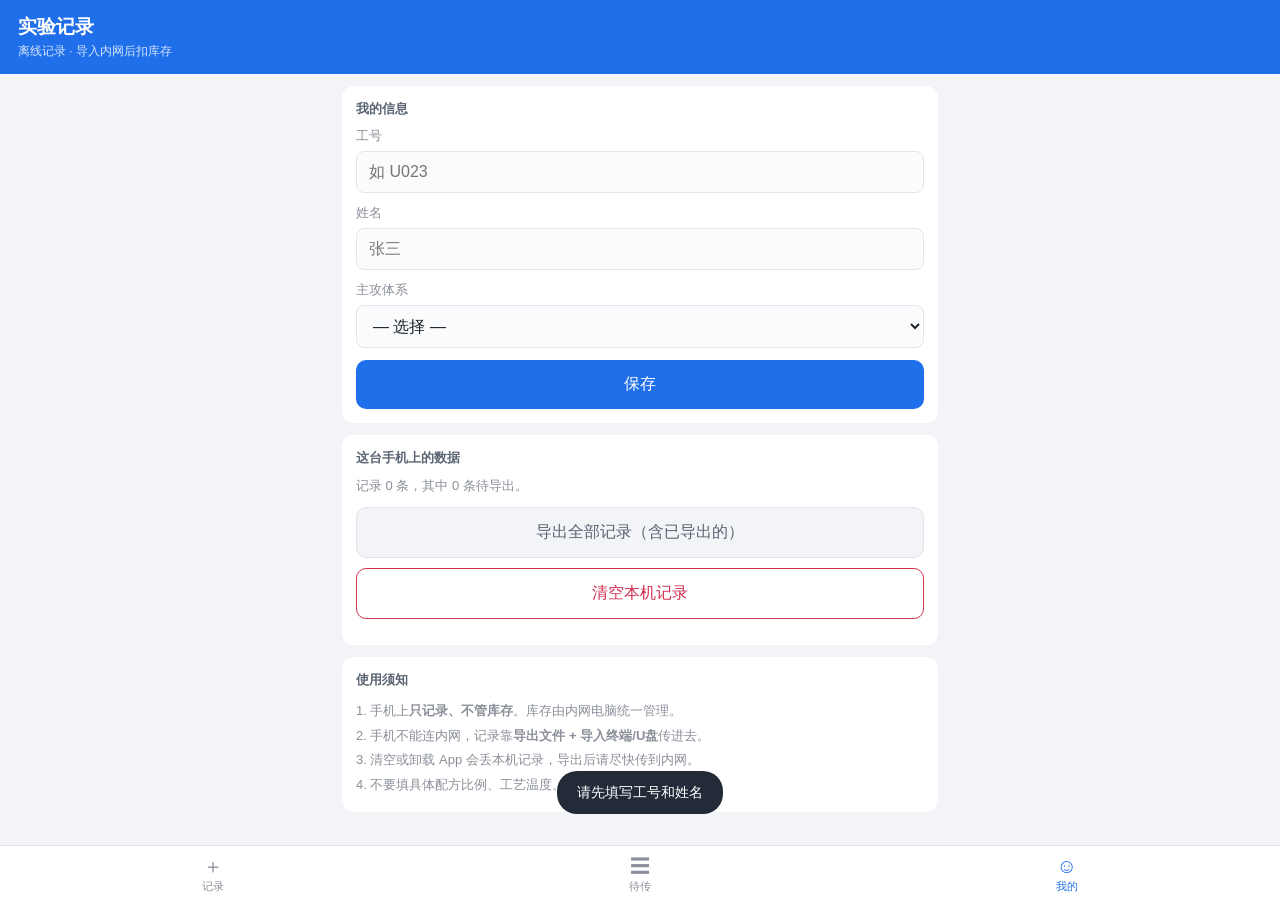
<file: scripts/www/实验记录本.html>
<!DOCTYPE html>
<html lang="zh-CN">
<head>
  <meta charset="utf-8" />
  <meta name="viewport" content="width=device-width, initial-scale=1, maximum-scale=1, user-scalable=no" />
  <meta name="theme-color" content="#1f6feb" />
  <meta name="apple-mobile-web-app-capable" content="yes" />
  <title>实验记录</title>
  <style>
/* ===== 手机端样式：大按钮、大字号、单手可点 ===== */

* { box-sizing: border-box; -webkit-tap-highlight-color: transparent; }

:root {
  --bg: #f2f4f7;
  --panel: #fff;
  --ink: #1f2329;
  --ink2: #5a6472;
  --ink3: #8a8f99;
  --line: #e2e5ea;
  --blue: #1f6feb;
  --green: #0f9d58;
  --red: #d03050;
  --amber: #d97706;
}

html, body {
  margin: 0;
  padding: 0;
  height: 100%;
  background: var(--bg);
  color: var(--ink);
  font-family: -apple-system, "PingFang SC", "Microsoft YaHei", sans-serif;
  font-size: 16px;
  overflow: hidden;
}

button, input, select, textarea { font-family: inherit; font-size: 16px; color: inherit; }

#app {
  display: flex;
  flex-direction: column;
  height: 100%;
}

/* ===== 顶部 ===== */
.top {
  flex-shrink: 0;
  background: var(--blue);
  color: #fff;
  padding: 14px 18px calc(14px + env(safe-area-inset-top, 0px) * 0);
  padding-top: calc(14px + env(safe-area-inset-top, 0px));
}
.top-title { font-size: 19px; font-weight: 600; }
.top-sub { font-size: 12px; opacity: .82; margin-top: 3px; }

/* ===== 内容区 ===== */
.content {
  flex: 1;
  overflow-y: auto;
  -webkit-overflow-scrolling: touch;
  padding: 12px 12px 20px;
}

.pane { display: none; }
.pane.on { display: block; }

/* ===== 底部 Tab ===== */
.tabs {
  flex-shrink: 0;
  display: flex;
  background: #fff;
  border-top: 1px solid var(--line);
  padding-bottom: env(safe-area-inset-bottom, 0px);
}
.tab {
  flex: 1;
  text-align: center;
  padding: 8px 0 6px;
  color: var(--ink3);
  cursor: pointer;
  user-select: none;
}
.tab.on { color: var(--blue); }
.tab .ico { font-size: 20px; line-height: 1.2; }
.tab .lbl { font-size: 11px; margin-top: 1px; }

/* ===== 卡片 section ===== */
.sec {
  background: var(--panel);
  border-radius: 12px;
  padding: 14px;
  margin-bottom: 12px;
}
.sec-title {
  font-size: 13px;
  font-weight: 600;
  color: var(--ink2);
  margin-bottom: 10px;
}

/* ===== 表单 ===== */
.fld { display: block; margin-bottom: 12px; }
.fld > span {
  display: block;
  font-size: 12.5px;
  color: var(--ink3);
  margin-bottom: 6px;
}
input[type=text], input[type=date], input[type=number], select, textarea {
  width: 100%;
  padding: 11px 12px;
  border: 1px solid var(--line);
  border-radius: 8px;
  background: #fafbfc;
  outline: none;
  font-size: 16px; /* 16px 防止 iOS 自动放大 */
}
input:focus, select:focus, textarea:focus {
  border-color: var(--blue);
  background: #fff;
}
textarea { resize: vertical; line-height: 1.5; }

.grid2 { display: grid; grid-template-columns: 1fr 1fr; gap: 0 10px; }

/* ===== 模板 ===== */
.tpls { display: flex; flex-wrap: wrap; gap: 8px; }
.tpl {
  flex: 1 1 calc(50% - 8px);
  border: 1px solid var(--line);
  border-radius: 8px;
  padding: 10px;
  background: #fafbfc;
  cursor: pointer;
  min-width: 140px;
}
.tpl:active { background: #eef4ff; border-color: var(--blue); }
.tpl-n { font-size: 14px; font-weight: 600; }
.tpl-m { font-size: 12px; color: var(--ink3); margin-top: 3px; }

/* ===== 物料行 ===== */
.mat-row {
  border: 1px solid var(--line);
  border-radius: 10px;
  padding: 10px;
  margin-bottom: 10px;
  background: #fafbfc;
}
.mat-head {
  display: flex;
  align-items: center;
  justify-content: space-between;
  margin-bottom: 8px;
}
.mat-head .role {
  font-size: 12px;
  background: #e8f0fe;
  color: var(--blue);
  padding: 3px 9px;
  border-radius: 5px;
}
.mat-head .del {
  border: none;
  background: transparent;
  color: var(--red);
  font-size: 20px;
  line-height: 1;
  padding: 0 4px;
}
.mat-body {
  display: grid;
  grid-template-columns: 1fr 92px 34px;
  gap: 6px;
  align-items: center;
}
.mat-body .unit { font-size: 13px; color: var(--ink3); text-align: center; }

/* ===== 按钮 ===== */
.btn {
  width: 100%;
  background: var(--blue);
  color: #fff;
  border: none;
  border-radius: 10px;
  padding: 14px;
  font-size: 16px;
  font-weight: 500;
  cursor: pointer;
}
.btn:active { opacity: .85; }
.btn:disabled { background: #c5cbd4; }
.btn.big { padding: 16px; font-size: 17px; font-weight: 600; }
.btn.ghost { background: #fff; color: var(--blue); border: 1px solid var(--blue); }
.btn.gray { background: #f2f4f7; color: var(--ink2); border: 1px solid var(--line); }
.btn.danger { background: #fff; color: var(--red); border: 1px solid var(--red); }
.btn.sm { padding: 8px 14px; font-size: 14px; width: auto; border-radius: 7px; }

.actions { display: flex; flex-direction: column; gap: 10px; margin-bottom: 12px; }
.actions .btn.gray { width: 100%; }

/* ===== 记录卡 ===== */
.rec {
  border-bottom: 1px solid var(--line);
  padding: 12px 0;
}
.rec:last-child { border-bottom: none; }
.rec-head { display: flex; justify-content: space-between; font-size: 13px; }
.rec-sys { color: var(--blue); font-weight: 600; }
.rec-date { color: var(--ink3); }
.rec-t { font-size: 15px; margin: 5px 0 4px; }
.rec-m { font-size: 12.5px; color: var(--ink3); display: flex; align-items: center; gap: 6px; }
.rec-ops { display: flex; gap: 8px; margin-top: 9px; }

.tag {
  display: inline-block;
  padding: 2px 7px;
  border-radius: 4px;
  font-size: 11.5px;
  background: #eef2f7;
  color: var(--ink2);
}
.tag.ok { background: #e6f7ee; color: var(--green); }
.tag.warn { background: #fff4e5; color: var(--amber); }
.tag.bad { background: #fdecef; color: var(--red); }

.muted { color: var(--ink3); }
.small { font-size: 13px; }
.mono { font-family: Consolas, monospace; }

/* ===== 复制兜底层 ===== */
.fallback {
  position: fixed;
  inset: 0;
  background: rgba(20,26,35,.5);
  display: none;
  align-items: center;
  justify-content: center;
  padding: 16px;
  z-index: 100;
}
.fallback.show { display: flex; }
.fb-box {
  background: #fff;
  border-radius: 12px;
  padding: 16px;
  width: 100%;
  max-height: 88vh;
  display: flex;
  flex-direction: column;
}
.fb-title { font-size: 16px; font-weight: 600; margin-bottom: 6px; }
.fb-name { font-size: 12px; color: var(--ink3); margin-bottom: 10px; word-break: break-all; }
.fb-box textarea {
  flex: 1;
  min-height: 200px;
  font-family: Consolas, monospace;
  font-size: 12px;
  margin-bottom: 12px;
}

/* ===== Toast ===== */
#toast {
  position: fixed;
  left: 50%;
  bottom: 86px;
  transform: translateX(-50%) translateY(12px);
  background: #232b38;
  color: #fff;
  padding: 11px 20px;
  border-radius: 20px;
  font-size: 14px;
  opacity: 0;
  pointer-events: none;
  transition: .2s;
  z-index: 200;
  max-width: 86%;
  text-align: center;
  line-height: 1.5;
}
#toast.show { opacity: 1; transform: translateX(-50%) translateY(0); }
#toast.err { background: var(--red); }
#toast.ok { background: var(--green); }

/* ===== 大屏（平板）微调 ===== */
@media (min-width: 600px) {
  .content { max-width: 620px; margin: 0 auto; width: 100%; }
  .tpls .tpl { flex-basis: calc(33.33% - 8px); }
}

</style>
  <!-- 单文件版，构建于 2026-10-17 05:07:53 -->
</head>
<body>

<div id="app">

  <!-- ===== 顶部 ===== -->
  <header class="top">
    <div class="top-title">实验记录</div>
    <div class="top-sub" id="topSub">离线记录 · 导入内网后扣库存</div>
  </header>

  <!-- ===== 内容区 ===== -->
  <main class="content">

    <section class="pane on" id="pane-new"></section>
    <section class="pane" id="pane-list"></section>
    <section class="pane" id="pane-me"></section>

  </main>

  <!-- ===== 底部导航 ===== -->
  <nav class="tabs">
    <div class="tab on" data-tab="new">
      <div class="ico">＋</div>
      <div class="lbl">记录</div>
    </div>
    <div class="tab" data-tab="list">
      <div class="ico">☰</div>
      <div class="lbl">待传</div>
    </div>
    <div class="tab" data-tab="me">
      <div class="ico">☺</div>
      <div class="lbl">我的</div>
    </div>
  </nav>

</div>

<!-- ===== 复制兜底层 ===== -->
<div class="fallback" id="fallback">
  <div class="fb-box">
    <div class="fb-title">请复制下面内容</div>
    <div class="fb-name" id="fallbackName"></div>
    <textarea id="fallbackText" readonly></textarea>
    <button class="btn" id="fallbackClose">关闭</button>
  </div>
</div>

<div id="toast"></div>

<script>
/**
 * 体系化预设数据：电池体系、物料库、常用实验模板。
 *
 * 为什么单独一个文件：这部分是"领域知识"，需要化学工程师持续补充和维护，
 * 和程序逻辑分开，改这里不会碰坏功能。
 *
 * ⚠️ 关于完整度（请务必读）
 * 下面是按行业内通用做法整理的基线清单，覆盖各体系最常见的主材、辅材、装配件与工序。
 * 它不可能等于你们实验室的真实清单——每个课题组的路线、供应商、命名习惯都不同。
 * 标了 needsReview: true 的条目，建议你逐条过一遍：
 *   · 名字对不对（用你们内部叫法）
 *   · 有没有你们常用但这里没列到的料
 *   · 有没有这里列了但你们根本不用的（删掉）
 * 骨架已经搭好，你们只需要删改，不需要从零建。
 *
 * 数据结构：
 *   System.materials[]  —— { role, alias, unit, needsReview? }
 *   System.templates[]  —— { id, name, type, steps, resultTag, roles, notes, needsReview? }
 *
 * role 取值见 ROLES。
 */

/* ===================== 用途分类（物料角色） ===================== */
const ROLES = [
  { id: 'pos',  name: '正极材料' },
  { id: 'neg',  name: '负极材料' },
  { id: 'ele',  name: '电解液' },
  { id: 'sep',  name: '隔膜' },
  { id: 'cond', name: '导电剂' },
  { id: 'bind', name: '粘结剂' },
  { id: 'cf',   name: '集流体' },
  { id: 'add',  name: '添加剂' },
  { id: 'ss',   name: '固态电解质' },
  { id: 'cat',  name: '催化剂' },
  { id: 'mem',  name: '膜材料' },
  { id: 'li',   name: '锂源/锂片' },
  { id: 'na',   name: '钠源/钠片' },
  { id: 'gas',  name: '气体' },
  { id: 'case', name: '壳体/配件' },
  { id: 'sol',  name: '溶剂' },
  { id: 'pre',  name: '前驱体/原料' },
  { id: 'oth',  name: '其他' }
];

const ROLE_NAME = {};
ROLES.forEach((r) => { ROLE_NAME[r.id] = r.name; });

/* ===================== 电池体系 ===================== */

const SYSTEMS = [
  /* ============================================================
   * 锂电 · 高温
   * ============================================================ */
  {
    id: 'LI-HT',
    code: 'LI-HT',
    name: '锂电·高温',
    desc: '高温循环/存储，通常 45℃ 以上工况',
    materials: [
      { role: 'pos',  alias: '高温型正极材料A',    unit: 'g' },
      { role: 'pos',  alias: '高温型正极材料B',    unit: 'g' },
      { role: 'pos',  alias: '高温型正极材料C',    unit: 'g', needsReview: true },
      { role: 'neg',  alias: '人造石墨',           unit: 'g' },
      { role: 'neg',  alias: '天然石墨',           unit: 'g' },
      { role: 'neg',  alias: '硅碳负极',           unit: 'g' },
      { role: 'ele',  alias: '高温电解液1',        unit: 'mL' },
      { role: 'ele',  alias: '高温电解液2',        unit: 'mL' },
      { role: 'ele',  alias: '高温电解液3',        unit: 'mL', needsReview: true },
      { role: 'sep',  alias: '耐高温隔膜',         unit: '张' },
      { role: 'sep',  alias: '陶瓷涂覆隔膜',       unit: '张' },
      { role: 'cond', alias: '导电炭黑',           unit: 'g' },
      { role: 'cond', alias: '碳纳米管',           unit: 'g' },
      { role: 'bind', alias: 'PVDF粘结剂',         unit: 'g' },
      { role: 'bind', alias: 'CMC粘结剂',          unit: 'g' },
      { role: 'bind', alias: 'SBR粘结剂',          unit: 'g' },
      { role: 'cf',   alias: '铝箔',               unit: '张' },
      { role: 'cf',   alias: '铜箔',               unit: '张' },
      { role: 'cf',   alias: '镍极耳',             unit: '个' },
      { role: 'cf',   alias: '铝极耳',             unit: '个' },
      { role: 'add',  alias: '高温添加剂1',        unit: 'mL' },
      { role: 'add',  alias: '成膜添加剂',         unit: 'mL' },
      { role: 'sol',  alias: 'NMP溶剂',            unit: 'mL' },
      { role: 'case', alias: '扣式电池壳',         unit: '套' },
      { role: 'case', alias: '铝塑膜',             unit: '张' }
    ],
    templates: [
      {
        id: 'LI-HT-T1', name: '高温循环验证', type: '测试',
        steps: '极片制备 → 组装扣电 → 静置 → 高温柜循环测试 → 定期取数',
        resultTag: '待测',
        roles: ['pos', 'neg', 'ele', 'sep', 'cond', 'bind', 'cf', 'case'],
        notes: '关注高温下的容量保持与产气趋势'
      },
      {
        id: 'LI-HT-T2', name: '高温存储验证', type: '测试',
        steps: '化成 → 满电存储（高温）→ 定期测容与厚度 → 恢复测试',
        resultTag: '待测',
        roles: ['pos', 'neg', 'ele', 'sep', 'case'],
        notes: '存储后测厚度变化与容量恢复率'
      },
      {
        id: 'LI-HT-T3', name: '电解液配方对照', type: '对照',
        steps: '同批极片 → 两组电解液分别组装 → 同条件高温测试',
        resultTag: '待测',
        roles: ['pos', 'neg', 'ele', 'sep', 'case'],
        notes: '只记组别与结论，配比留本地台账'
      },
      {
        id: 'LI-HT-T4', name: '正极材料高温对比', type: '对照',
        steps: '多种正极同工艺制片 → 同条件组装 → 高温循环对比',
        resultTag: '待测',
        roles: ['pos', 'neg', 'ele', 'sep', 'cond', 'bind', 'cf'],
        notes: ''
      },
      {
        id: 'LI-HT-T5', name: '高温添加剂筛选', type: '对照',
        steps: '基础电解液 + 不同添加剂 → 分别组装 → 高温存储后对比',
        resultTag: '待测',
        roles: ['pos', 'neg', 'ele', 'add', 'sep', 'case'],
        notes: ''
      },
      {
        id: 'LI-HT-T6', name: '极片工艺验证', type: '验证',
        steps: '同配方不同工艺档位制片 → 同条件组装 → 高温测试',
        resultTag: '待测',
        roles: ['pos', 'neg', 'cond', 'bind', 'cf', 'ele', 'sep'],
        notes: '工艺差异用档位表示，不写具体参数'
      },
      {
        id: 'LI-HT-T7', name: '隔膜耐高温对比', type: '对照',
        steps: '同批极片 → 不同隔膜组装 → 高温循环 + 热收缩观察',
        resultTag: '待测',
        roles: ['pos', 'neg', 'ele', 'sep', 'case'],
        notes: ''
      },
      {
        id: 'LI-HT-T8', name: '失效电池拆解分析', type: '表征',
        steps: '拆解 → 观察界面 → 取样送表征 → 记录现象',
        resultTag: '异常',
        roles: ['case'],
        notes: '只描述现象与结论，不写具体成分数据'
      }
    ]
  },

  /* ============================================================
   * 锂电 · 低温
   * ============================================================ */
  {
    id: 'LI-LT',
    code: 'LI-LT',
    name: '锂电·低温',
    desc: '低温放电/充电，通常 -20℃ 以下工况',
    materials: [
      { role: 'pos',  alias: '低温型正极材料A',    unit: 'g' },
      { role: 'pos',  alias: '低温型正极材料B',    unit: 'g' },
      { role: 'pos',  alias: '低温型正极材料C',    unit: 'g', needsReview: true },
      { role: 'neg',  alias: '低温负极材料A',      unit: 'g' },
      { role: 'neg',  alias: '低温负极材料B',      unit: 'g', needsReview: true },
      { role: 'neg',  alias: '硬碳负极',           unit: 'g' },
      { role: 'ele',  alias: '低温电解液1',        unit: 'mL' },
      { role: 'ele',  alias: '低温电解液2',        unit: 'mL' },
      { role: 'ele',  alias: '低温电解液3',        unit: 'mL', needsReview: true },
      { role: 'sep',  alias: '薄型隔膜',           unit: '张' },
      { role: 'sep',  alias: '陶瓷涂覆隔膜',       unit: '张' },
      { role: 'cond', alias: '导电炭黑',           unit: 'g' },
      { role: 'cond', alias: '碳纳米管',           unit: 'g' },
      { role: 'bind', alias: 'PVDF粘结剂',         unit: 'g' },
      { role: 'bind', alias: 'CMC粘结剂',          unit: 'g' },
      { role: 'bind', alias: 'SBR粘结剂',          unit: 'g' },
      { role: 'cf',   alias: '铝箔',               unit: '张' },
      { role: 'cf',   alias: '铜箔',               unit: '张' },
      { role: 'cf',   alias: '镍极耳',             unit: '个' },
      { role: 'add',  alias: '低温添加剂1',        unit: 'mL' },
      { role: 'add',  alias: '成膜添加剂',         unit: 'mL' },
      { role: 'add',  alias: '抗析锂添加剂',       unit: 'mL', needsReview: true },
      { role: 'sol',  alias: 'NMP溶剂',            unit: 'mL' },
      { role: 'sol',  alias: '低温共溶剂',         unit: 'mL', needsReview: true },
      { role: 'case', alias: '扣式电池壳',         unit: '套' },
      { role: 'case', alias: '铝塑膜',             unit: '张' }
    ],
    templates: [
      {
        id: 'LI-LT-T1', name: '低温放电验证', type: '测试',
        steps: '极片制备 → 组装 → 常温化成 → 低温柜放电测试',
        resultTag: '待测',
        roles: ['pos', 'neg', 'ele', 'sep', 'cond', 'bind', 'cf', 'case'],
        notes: '记录低温下放电容量保持情况（写结论，不写具体数值）'
      },
      {
        id: 'LI-LT-T2', name: '低温电解液筛选', type: '对照',
        steps: '同批极片 → 多种电解液分别组装 → 低温同条件测试',
        resultTag: '待测',
        roles: ['pos', 'neg', 'ele', 'sep', 'case'],
        notes: ''
      },
      {
        id: 'LI-LT-T3', name: '低温充电能力验证', type: '测试',
        steps: '组装 → 常温化成 → 低温充电 → 拆解观察析锂',
        resultTag: '待测',
        roles: ['pos', 'neg', 'ele', 'sep', 'case'],
        notes: '重点观察低温充电是否析锂'
      },
      {
        id: 'LI-LT-T4', name: '宽温域适应性初测', type: '测试',
        steps: '组装 → 常温激活 → 常温/低温/高温各测一轮',
        resultTag: '待测',
        roles: ['pos', 'neg', 'ele', 'sep', 'case'],
        notes: '用于快速筛选宽温域方案'
      },
      {
        id: 'LI-LT-T5', name: '负极低温性能对比', type: '对照',
        steps: '多种负极同工艺制片 → 同条件组装 → 低温放电对比',
        resultTag: '待测',
        roles: ['pos', 'neg', 'ele', 'sep', 'cond', 'bind', 'cf'],
        notes: ''
      },
      {
        id: 'LI-LT-T6', name: '共溶剂比例对照', type: '对照',
        steps: '不同共溶剂档位配电解液 → 分别组装 → 低温对比',
        resultTag: '待测',
        roles: ['pos', 'neg', 'ele', 'sol', 'sep', 'case'],
        notes: '比例只用档位编号'
      },
      {
        id: 'LI-LT-T7', name: '低温循环衰减测试', type: '测试',
        steps: '组装 → 化成 → 低温下多次循环 → 记录衰减趋势',
        resultTag: '待测',
        roles: ['pos', 'neg', 'ele', 'sep', 'case'],
        notes: ''
      },
      {
        id: 'LI-LT-T8', name: '低温阻抗测试', type: '测试',
        steps: '组装 → 化成 → 不同温度下测阻抗',
        resultTag: '待测',
        roles: ['pos', 'neg', 'ele', 'sep', 'case'],
        notes: '只记对比结论'
      },
      {
        id: 'LI-LT-T9', name: '隔膜对低温性能影响', type: '对照',
        steps: '同批极片 → 不同隔膜组装 → 低温放电对比',
        resultTag: '待测',
        roles: ['pos', 'neg', 'ele', 'sep', 'case'],
        notes: ''
      }
    ]
  },

  /* ============================================================
   * 锂电 · 宽温域
   * ============================================================ */
  {
    id: 'LI-WT',
    code: 'LI-WT',
    name: '锂电·宽温域',
    desc: '兼顾高低温，通常 -40℃ ~ 60℃',
    materials: [
      { role: 'pos',  alias: '宽温型正极材料A',    unit: 'g' },
      { role: 'pos',  alias: '宽温型正极材料B',    unit: 'g' },
      { role: 'neg',  alias: '宽温型负极材料A',    unit: 'g' },
      { role: 'neg',  alias: '宽温型负极材料B',    unit: 'g', needsReview: true },
      { role: 'ele',  alias: '宽温电解液1',        unit: 'mL' },
      { role: 'ele',  alias: '宽温电解液2',        unit: 'mL' },
      { role: 'ele',  alias: '宽温电解液3',        unit: 'mL', needsReview: true },
      { role: 'sep',  alias: '陶瓷涂覆隔膜',       unit: '张' },
      { role: 'sep',  alias: '薄型隔膜',           unit: '张' },
      { role: 'cond', alias: '导电炭黑',           unit: 'g' },
      { role: 'cond', alias: '碳纳米管',           unit: 'g' },
      { role: 'bind', alias: 'PVDF粘结剂',         unit: 'g' },
      { role: 'bind', alias: 'CMC粘结剂',          unit: 'g' },
      { role: 'bind', alias: 'SBR粘结剂',          unit: 'g' },
      { role: 'cf',   alias: '铝箔',               unit: '张' },
      { role: 'cf',   alias: '铜箔',               unit: '张' },
      { role: 'cf',   alias: '镍极耳',             unit: '个' },
      { role: 'add',  alias: '宽温添加剂1',        unit: 'mL' },
      { role: 'add',  alias: '成膜添加剂',         unit: 'mL' },
      { role: 'sol',  alias: 'NMP溶剂',            unit: 'mL' },
      { role: 'case', alias: '扣式电池壳',         unit: '套' },
      { role: 'case', alias: '铝塑膜',             unit: '张' }
    ],
    templates: [
      {
        id: 'LI-WT-T1', name: '全温区性能摸底', type: '测试',
        steps: '组装 → 常温化成 → 低温/常温/高温三档测试',
        resultTag: '待测',
        roles: ['pos', 'neg', 'ele', 'sep', 'cond', 'bind', 'cf', 'case'],
        notes: '一次拿到全温区表现，便于横向对比'
      },
      {
        id: 'LI-WT-T2', name: '宽温电解液对比', type: '对照',
        steps: '同批极片 → 对照电解液分别组装 → 全温区测试',
        resultTag: '待测',
        roles: ['pos', 'neg', 'ele', 'sep', 'case'],
        notes: ''
      },
      {
        id: 'LI-WT-T3', name: '极片工艺对宽温的影响', type: '验证',
        steps: '同配方不同工艺档位制片 → 同条件组装 → 全温区测试',
        resultTag: '待测',
        roles: ['pos', 'neg', 'ele', 'sep', 'cond', 'bind', 'cf'],
        notes: '工艺差异用档位表示'
      },
      {
        id: 'LI-WT-T4', name: '负极宽温适应性对比', type: '对照',
        steps: '多种负极同工艺制片 → 组装 → 全温区测试',
        resultTag: '待测',
        roles: ['pos', 'neg', 'ele', 'sep', 'cond', 'bind', 'cf'],
        notes: ''
      },
      {
        id: 'LI-WT-T5', name: '高温存储 + 低温放电组合验证', type: '测试',
        steps: '化成 → 高温存储 → 低温放电 → 记录综合表现',
        resultTag: '待测',
        roles: ['pos', 'neg', 'ele', 'sep', 'case'],
        notes: '这是宽温域最贴近实用的组合工况'
      },
      {
        id: 'LI-WT-T6', name: '宽温循环长测', type: '测试',
        steps: '组装 → 化成 → 变温循环 → 定期取数',
        resultTag: '待测',
        roles: ['pos', 'neg', 'ele', 'sep', 'case'],
        notes: ''
      },
      {
        id: 'LI-WT-T7', name: '添加剂对全温区影响', type: '对照',
        steps: '基础电解液 + 不同添加剂 → 组装 → 全温区对比',
        resultTag: '待测',
        roles: ['pos', 'neg', 'ele', 'add', 'sep', 'case'],
        notes: ''
      }
    ]
  },

  /* ============================================================
   * 钠离子电池
   * ============================================================ */
  {
    id: 'NA',
    code: 'NA',
    name: '钠离子电池',
    desc: '层状氧化物 / 聚阴离子 / 普鲁士蓝三条主流路线',
    materials: [
      { role: 'pos',  alias: '钠电正极-层状氧化物A', unit: 'g' },
      { role: 'pos',  alias: '钠电正极-层状氧化物B', unit: 'g', needsReview: true },
      { role: 'pos',  alias: '钠电正极-聚阴离子A',   unit: 'g' },
      { role: 'pos',  alias: '钠电正极-聚阴离子B',   unit: 'g', needsReview: true },
      { role: 'pos',  alias: '钠电正极-普鲁士蓝',    unit: 'g' },
      { role: 'neg',  alias: '硬碳负极A',           unit: 'g' },
      { role: 'neg',  alias: '硬碳负极B',           unit: 'g', needsReview: true },
      { role: 'neg',  alias: '软碳负极',            unit: 'g' },
      { role: 'ele',  alias: '钠电电解液1',         unit: 'mL' },
      { role: 'ele',  alias: '钠电电解液2',         unit: 'mL' },
      { role: 'ele',  alias: '钠电电解液3',         unit: 'mL', needsReview: true },
      { role: 'sep',  alias: '钠电隔膜',            unit: '张' },
      { role: 'sep',  alias: '玻璃纤维隔膜',        unit: '张' },
      { role: 'cond', alias: '导电炭黑',            unit: 'g' },
      { role: 'cond', alias: '碳纳米管',            unit: 'g' },
      { role: 'bind', alias: 'PVDF粘结剂',          unit: 'g' },
      { role: 'bind', alias: 'CMC粘结剂',           unit: 'g' },
      { role: 'bind', alias: 'SBR粘结剂',           unit: 'g' },
      { role: 'cf',   alias: '铝箔',                unit: '张' },
      { role: 'cf',   alias: '铜箔',                unit: '张' },
      { role: 'cf',   alias: '不锈钢网',            unit: '张' },
      { role: 'na',   alias: '钠片',                unit: '片' },
      { role: 'add',  alias: '钠电添加剂1',         unit: 'mL', needsReview: true },
      { role: 'sol',  alias: 'NMP溶剂',             unit: 'mL' },
      { role: 'pre',  alias: '钠源',                unit: 'g' },
      { role: 'pre',  alias: '铁源',                unit: 'g' },
      { role: 'case', alias: '扣式电池壳',          unit: '套' },
      { role: 'case', alias: '铝塑膜',              unit: '张' }
    ],
    templates: [
      {
        id: 'NA-T1', name: '钠电正极半电池测试', type: '测试',
        steps: '正极制片 → 对钠片组装半电池 → 静置 → 充放电测试',
        resultTag: '待测',
        roles: ['pos', 'na', 'ele', 'sep', 'cond', 'bind', 'cf', 'case'],
        notes: ''
      },
      {
        id: 'NA-T2', name: '三种正极路线对比', type: '对照',
        steps: '三种正极同工艺制片 → 同条件组装 → 同条件测试',
        resultTag: '待测',
        roles: ['pos', 'na', 'ele', 'sep', 'cond', 'bind', 'cf'],
        notes: '层状/聚阴离子/普鲁士蓝横向比较'
      },
      {
        id: 'NA-T3', name: '钠电全电池验证', type: '验证',
        steps: '正极 + 硬碳 → 全电池组装 → 化成 → 循环测试',
        resultTag: '待测',
        roles: ['pos', 'neg', 'ele', 'sep', 'cond', 'bind', 'cf', 'case'],
        notes: ''
      },
      {
        id: 'NA-T4', name: '钠电低温性能初测', type: '测试',
        steps: '组装 → 常温化成 → 低温放电',
        resultTag: '待测',
        roles: ['pos', 'neg', 'ele', 'sep', 'case'],
        notes: ''
      },
      {
        id: 'NA-T5', name: '硬碳负极对比', type: '对照',
        steps: '多种硬碳同工艺制片 → 对钠片组装 → 同条件测试',
        resultTag: '待测',
        roles: ['neg', 'na', 'ele', 'sep', 'cond', 'bind', 'cf'],
        notes: ''
      },
      {
        id: 'NA-T6', name: '正极材料合成', type: '合成',
        steps: '前驱体混合 → 热处理（档位）→ 研磨 → 过筛 → 送表征',
        resultTag: '待测',
        roles: ['pre', 'pos'],
        notes: '温度与时间只写档位'
      },
      {
        id: 'NA-T7', name: '钠电循环寿命测试', type: '测试',
        steps: '组装 → 化成 → 长循环 → 定期取数',
        resultTag: '待测',
        roles: ['pos', 'neg', 'ele', 'sep', 'case'],
        notes: ''
      },
      {
        id: 'NA-T8', name: '电解液体系对比', type: '对照',
        steps: '同批极片 → 不同电解液组装 → 同条件测试',
        resultTag: '待测',
        roles: ['pos', 'neg', 'ele', 'sep', 'case'],
        notes: ''
      },
      {
        id: 'NA-T9', name: '钠电首效改善验证', type: '验证',
        steps: '不同预处理方案 → 组装 → 测首次效率与后续循环',
        resultTag: '待测',
        roles: ['pos', 'neg', 'ele', 'add', 'sep', 'case'],
        notes: '只记达标与否与趋势'
      }
    ]
  },

  /* ============================================================
   * 固态电池
   * ============================================================ */
  {
    id: 'SS',
    code: 'SS',
    name: '固态电池',
    desc: '硫化物 / 氧化物 / 聚合物 / 卤化物四类固态电解质',
    materials: [
      { role: 'pos',  alias: '固态用正极材料A',      unit: 'g' },
      { role: 'pos',  alias: '固态用正极材料B',      unit: 'g', needsReview: true },
      { role: 'pos',  alias: '固态用正极材料C',      unit: 'g', needsReview: true },
      { role: 'neg',  alias: '锂金属负极',           unit: 'g' },
      { role: 'neg',  alias: '锂铟合金负极',         unit: 'g' },
      { role: 'neg',  alias: '硅碳负极',             unit: 'g' },
      { role: 'ss',   alias: '硫化物固态电解质A',    unit: 'g' },
      { role: 'ss',   alias: '硫化物固态电解质B',    unit: 'g', needsReview: true },
      { role: 'ss',   alias: '氧化物固态电解质A',    unit: 'g' },
      { role: 'ss',   alias: '氧化物固态电解质B',    unit: 'g', needsReview: true },
      { role: 'ss',   alias: '聚合物固态电解质',     unit: 'g' },
      { role: 'ss',   alias: '卤化物固态电解质',     unit: 'g' },
      { role: 'cond', alias: '导电炭黑',             unit: 'g' },
      { role: 'bind', alias: 'PTFE粘结剂',           unit: 'g' },
      { role: 'bind', alias: 'PVDF粘结剂',           unit: 'g' },
      { role: 'cf',   alias: '铝箔',                 unit: '张' },
      { role: 'cf',   alias: '镍网',                 unit: '张' },
      { role: 'add',  alias: '界面缓冲层材料A',      unit: 'g', needsReview: true },
      { role: 'add',  alias: '界面润湿剂',           unit: 'mL', needsReview: true },
      { role: 'sol',  alias: '研磨溶剂',             unit: 'mL' },
      { role: 'pre',  alias: '电解质合成原料',       unit: 'g', needsReview: true },
      { role: 'case', alias: '固态模具',             unit: '套' },
      { role: 'case', alias: '扣式电池壳',           unit: '套' },
      { role: 'case', alias: '压力夹具',             unit: '套' }
    ],
    templates: [
      {
        id: 'SS-T1', name: '固态电解质离子导率测试', type: '测试',
        steps: '电解质压片 → 装对称电池 → 阻抗测试',
        resultTag: '待测',
        roles: ['ss', 'case'],
        notes: '只记结论与对比关系'
      },
      {
        id: 'SS-T2', name: '固态电解质压制工艺验证', type: '验证',
        steps: '不同压力档位压片 → 观察致密度 → 测导率',
        resultTag: '待测',
        roles: ['ss', 'case'],
        notes: '压力用档位表示（P1/P2/P3）'
      },
      {
        id: 'SS-T3', name: '固态全电池组装', type: '组装',
        steps: '正极层 → 电解质层 → 负极层 → 压合 → 装夹',
        resultTag: '待测',
        roles: ['pos', 'neg', 'ss', 'cond', 'bind', 'cf', 'case'],
        notes: ''
      },
      {
        id: 'SS-T4', name: '界面改性对照实验', type: '对照',
        steps: '有无界面缓冲层两组 → 同条件组装 → 同条件测试',
        resultTag: '待测',
        roles: ['pos', 'neg', 'ss', 'add', 'case'],
        notes: ''
      },
      {
        id: 'SS-T5', name: '硫化物电解质热处理验证', type: '合成',
        steps: '原料混合 → 热处理（档位）→ 研磨 → 测导率',
        resultTag: '待测',
        roles: ['ss', 'pre', 'sol'],
        notes: '温度只写档位 T1/T2/T3'
      },
      {
        id: 'SS-T6', name: '固态电池循环测试', type: '测试',
        steps: '组装 → 加压 → 常温循环 → 定期取数',
        resultTag: '待测',
        roles: ['pos', 'neg', 'ss', 'case'],
        notes: '重点看界面阻抗增长与衰减'
      },
      {
        id: 'SS-T7', name: '锂金属负极界面观察', type: '表征',
        steps: '循环后拆解 → 观察界面 → 取样送表征',
        resultTag: '异常',
        roles: ['neg', 'case'],
        notes: '只描述现象与结论'
      },
      {
        id: 'SS-T8', name: '四种固态电解质横向对比', type: '对照',
        steps: '同条件压片 → 对称电池 → 测导率与稳定性',
        resultTag: '待测',
        roles: ['ss', 'case'],
        notes: ''
      },
      {
        id: 'SS-T9', name: '复合电解质配比探索', type: '验证',
        steps: '不同配比档位复合 → 压片 → 测导率与机械性',
        resultTag: '待测',
        roles: ['ss', 'bind', 'sol', 'case'],
        notes: '配比用档位编号，不写具体比例'
      },
      {
        id: 'SS-T10', name: '固态电解质与正极兼容性验证', type: '验证',
        steps: '混合共烧（档位）→ 观察副反应 → 电化学测试',
        resultTag: '待测',
        roles: ['pos', 'ss', 'case'],
        notes: ''
      }
    ]
  },

  /* ============================================================
   * 氟化碳电池
   * ============================================================ */
  {
    id: 'CF',
    code: 'CF',
    name: '氟化碳电池',
    desc: '一次电池，高比能，注意与电解液匹配',
    materials: [
      { role: 'pos',  alias: '氟化碳材料A',        unit: 'g' },
      { role: 'pos',  alias: '氟化碳材料B',        unit: 'g' },
      { role: 'pos',  alias: '氟化碳材料C',        unit: 'g', needsReview: true },
      { role: 'neg',  alias: '锂片',               unit: '片' },
      { role: 'li',   alias: '锂带',               unit: 'g' },
      { role: 'ele',  alias: '氟化碳电解液1',      unit: 'mL' },
      { role: 'ele',  alias: '氟化碳电解液2',      unit: 'mL' },
      { role: 'ele',  alias: '氟化碳电解液3',      unit: 'mL', needsReview: true },
      { role: 'sep',  alias: '隔膜',               unit: '张' },
      { role: 'sep',  alias: '玻璃纤维隔膜',       unit: '张' },
      { role: 'cond', alias: '导电炭黑',           unit: 'g' },
      { role: 'cond', alias: '碳纳米管',           unit: 'g' },
      { role: 'cond', alias: '石墨烯',             unit: 'g' },
      { role: 'bind', alias: 'PVDF粘结剂',         unit: 'g' },
      { role: 'bind', alias: 'PTFE粘结剂',         unit: 'g' },
      { role: 'cf',   alias: '铝箔',               unit: '张' },
      { role: 'cf',   alias: '镍网',               unit: '张' },
      { role: 'cf',   alias: '不锈钢网',           unit: '张' },
      { role: 'sol',  alias: 'NMP溶剂',            unit: 'mL' },
      { role: 'case', alias: '扣式电池壳',         unit: '套' }
    ],
    templates: [
      {
        id: 'CF-T1', name: '氟化碳放电性能测试', type: '测试',
        steps: '制片 → 对锂组装 → 静置 → 小电流放电',
        resultTag: '待测',
        roles: ['pos', 'neg', 'ele', 'sep', 'cond', 'bind', 'cf', 'case'],
        notes: '一次电池，只在放电方向测试'
      },
      {
        id: 'CF-T2', name: '不同氟化度材料对比', type: '对照',
        steps: '多种氟化碳同工艺制片 → 同条件组装 → 同条件放电',
        resultTag: '待测',
        roles: ['pos', 'neg', 'ele', 'sep', 'cond', 'bind', 'cf'],
        notes: '氟化度用材料编号区分'
      },
      {
        id: 'CF-T3', name: '电解液体系对比', type: '对照',
        steps: '同批极片 → 不同电解液组装 → 同条件放电',
        resultTag: '待测',
        roles: ['pos', 'neg', 'ele', 'sep', 'case'],
        notes: ''
      },
      {
        id: 'CF-T4', name: '导电剂用量对倍率的影响', type: '验证',
        steps: '不同导电剂档位制片 → 同条件组装 → 不同倍率放电',
        resultTag: '待测',
        roles: ['pos', 'cond', 'bind', 'cf', 'ele', 'sep', 'case'],
        notes: '用量用档位 D1/D2 表示'
      },
      {
        id: 'CF-T5', name: '大倍率放电验证', type: '测试',
        steps: '组装 → 静置 → 大倍率放电 → 观察电压平台',
        resultTag: '待测',
        roles: ['pos', 'neg', 'ele', 'sep', 'cond', 'case'],
        notes: ''
      },
      {
        id: 'CF-T6', name: '高温放电验证', type: '测试',
        steps: '组装 → 高温静置 → 高温放电',
        resultTag: '待测',
        roles: ['pos', 'neg', 'ele', 'sep', 'case'],
        notes: ''
      },
      {
        id: 'CF-T7', name: '低温放电验证', type: '测试',
        steps: '组装 → 低温静置 → 低温放电',
        resultTag: '待测',
        roles: ['pos', 'neg', 'ele', 'sep', 'case'],
        notes: ''
      },
      {
        id: 'CF-T8', name: '粘结剂体系对比', type: '对照',
        steps: '不同粘结剂制片 → 同条件组装 → 同条件放电',
        resultTag: '待测',
        roles: ['pos', 'bind', 'cond', 'cf', 'ele', 'sep', 'case'],
        notes: ''
      }
    ]
  },

  /* ============================================================
   * 燃料电池
   * ============================================================ */
  {
    id: 'FC',
    code: 'FC',
    name: '燃料电池',
    desc: 'PEMFC / SOFC / DMFC',
    materials: [
      { role: 'cat',  alias: 'Pt/C催化剂',         unit: 'mg' },
      { role: 'cat',  alias: '阳极催化剂',         unit: 'mg' },
      { role: 'cat',  alias: '合金催化剂',         unit: 'mg', needsReview: true },
      { role: 'mem',  alias: '质子交换膜A',        unit: '张' },
      { role: 'mem',  alias: '质子交换膜B',        unit: '张' },
      { role: 'mem',  alias: '阴离子交换膜',       unit: '张' },
      { role: 'mem',  alias: '复合膜',             unit: '张', needsReview: true },
      { role: 'oth',  alias: '气体扩散层',         unit: '张' },
      { role: 'oth',  alias: '碳纸',               unit: '张' },
      { role: 'oth',  alias: '碳布',               unit: '张' },
      { role: 'oth',  alias: '双极板',             unit: '片' },
      { role: 'bind', alias: 'Nafion溶液',         unit: 'mL' },
      { role: 'bind', alias: '离聚物溶液',         unit: 'mL', needsReview: true },
      { role: 'gas',  alias: '氢气',               unit: 'L' },
      { role: 'gas',  alias: '氧气',               unit: 'L' },
      { role: 'gas',  alias: '空气',               unit: 'L' },
      { role: 'gas',  alias: '氮气',               unit: 'L' },
      { role: 'sol',  alias: '异丙醇',             unit: 'mL' },
      { role: 'sol',  alias: '去离子水',           unit: 'mL' },
      { role: 'pre',  alias: 'SOFC电解质粉体',     unit: 'g', needsReview: true },
      { role: 'pre',  alias: 'SOFC阳极粉体',       unit: 'g', needsReview: true },
      { role: 'case', alias: '单电池夹具',         unit: '套' },
      { role: 'case', alias: '密封垫片',           unit: '片' },
      { role: 'case', alias: '集流板',             unit: '片' }
    ],
    templates: [
      {
        id: 'FC-T1', name: '膜电极制备', type: '组装',
        steps: '催化剂浆料配制 → 喷涂/涂布到膜 → 热压 → 装夹',
        resultTag: '待测',
        roles: ['cat', 'mem', 'bind', 'sol', 'oth', 'case'],
        notes: '载量用档位表示'
      },
      {
        id: 'FC-T2', name: '极化曲线测试', type: '测试',
        steps: '单电池装夹 → 活化 → 测极化曲线',
        resultTag: '待测',
        roles: ['cat', 'mem', 'gas', 'oth', 'case'],
        notes: ''
      },
      {
        id: 'FC-T3', name: '催化剂对比实验', type: '对照',
        steps: '不同催化剂同工艺制 MEA → 同条件测试',
        resultTag: '待测',
        roles: ['cat', 'mem', 'bind', 'sol', 'oth', 'case'],
        notes: '只记载量档位与结论'
      },
      {
        id: 'FC-T4', name: '耐久性测试', type: '测试',
        steps: '装夹 → 活化 → 长时恒流运行 → 定期测极化',
        resultTag: '待测',
        roles: ['cat', 'mem', 'gas', 'case'],
        notes: '记录衰减趋势'
      },
      {
        id: 'FC-T5', name: '膜材料对比', type: '对照',
        steps: '不同膜同工艺制 MEA → 同条件测试',
        resultTag: '待测',
        roles: ['cat', 'mem', 'bind', 'oth', 'case'],
        notes: ''
      },
      {
        id: 'FC-T6', name: 'ECSA 测试', type: '测试',
        steps: '装夹 → 循环伏安 → 计算电化学活性面积',
        resultTag: '待测',
        roles: ['cat', 'mem', 'gas', 'case'],
        notes: '只记对比结论'
      },
      {
        id: 'FC-T7', name: '气体扩散层对比', type: '对照',
        steps: '不同 GDL 组装 → 同条件测极化与阻抗',
        resultTag: '待测',
        roles: ['oth', 'cat', 'mem', 'gas', 'case'],
        notes: ''
      },
      {
        id: 'FC-T8', name: 'SOFC 单电池测试', type: '测试',
        steps: '粉体压片 → 烧结（档位）→ 组装 → 高温测试',
        resultTag: '待测',
        roles: ['pre', 'gas', 'case'],
        notes: '烧结温度只写档位'
      }
    ]
  },

  /* ============================================================
   * 热电池
   * ============================================================ */
  {
    id: 'TB',
    code: 'TB',
    name: '热电池',
    desc: '熔盐电解质，激活后短时高功率输出',
    materials: [
      { role: 'pos',  alias: '热电池正极材料A',    unit: 'g' },
      { role: 'pos',  alias: '热电池正极材料B',    unit: 'g', needsReview: true },
      { role: 'neg',  alias: '热电池负极材料A',    unit: 'g' },
      { role: 'neg',  alias: '热电池负极材料B',    unit: 'g', needsReview: true },
      { role: 'ss',   alias: '熔盐电解质A',        unit: 'g' },
      { role: 'ss',   alias: '熔盐电解质B',        unit: 'g', needsReview: true },
      { role: 'ss',   alias: '电解质粘结剂',       unit: 'g' },
      { role: 'oth',  alias: '加热片',             unit: '片' },
      { role: 'oth',  alias: '引燃条',             unit: '个' },
      { role: 'oth',  alias: '保温材料',           unit: 'g' },
      { role: 'oth',  alias: '隔热垫',             unit: '片' },
      { role: 'bind', alias: '粘结剂',             unit: 'g' },
      { role: 'cf',   alias: '集流体',             unit: '张' },
      { role: 'cf',   alias: '镍带',               unit: 'g' },
      { role: 'sol',  alias: '成型溶剂',           unit: 'mL' },
      { role: 'pre',  alias: '熔盐原料',           unit: 'g', needsReview: true },
      { role: 'case', alias: '单体壳',             unit: '套' },
      { role: 'case', alias: '绝缘环',             unit: '个' },
      { role: 'case', alias: '盖板',               unit: '个' },
      { role: 'case', alias: '高温胶',             unit: 'g' }
    ],
    templates: [
      {
        id: 'TB-T1', name: '单体电池组装', type: '组装',
        steps: '正极片 → 电解质片 → 负极片 → 叠装 → 装壳',
        resultTag: '待测',
        roles: ['pos', 'neg', 'ss', 'oth', 'case'],
        notes: ''
      },
      {
        id: 'TB-T2', name: '激活与放电测试', type: '测试',
        steps: '装点火装置 → 激活 → 记录电压与放电曲线',
        resultTag: '待测',
        roles: ['pos', 'neg', 'ss', 'oth', 'case'],
        notes: '重点关注激活时间与峰值功率'
      },
      {
        id: 'TB-T3', name: '电解质配比对照', type: '对照',
        steps: '不同熔盐配比 → 同工艺组装 → 同条件激活测试',
        resultTag: '待测',
        roles: ['ss', 'pos', 'neg', 'case'],
        notes: '配比只写组别编号'
      },
      {
        id: 'TB-T4', name: '保温结构效果验证', type: '验证',
        steps: '不同保温结构组 → 同条件激活 → 比较工作时间',
        resultTag: '待测',
        roles: ['oth', 'pos', 'neg', 'ss', 'case'],
        notes: ''
      },
      {
        id: 'TB-T5', name: '加热片配方验证', type: '验证',
        steps: '不同加热片档位 → 组装 → 测激活速度',
        resultTag: '待测',
        roles: ['oth', 'ss', 'case'],
        notes: ''
      },
      {
        id: 'TB-T6', name: '高温存储后性能验证', type: '测试',
        steps: '组装 → 高温存储 → 激活测试',
        resultTag: '待测',
        roles: ['pos', 'neg', 'ss', 'oth', 'case'],
        notes: ''
      },
      {
        id: 'TB-T7', name: '大电流放电验证', type: '测试',
        steps: '组装 → 激活 → 大电流放电 → 记录平台与时间',
        resultTag: '待测',
        roles: ['pos', 'neg', 'ss', 'case'],
        notes: ''
      },
      {
        id: 'TB-T8', name: '熔盐电解质制备', type: '合成',
        steps: '原料称量 → 熔融混匀 → 冷却研磨 → 过筛',
        resultTag: '待测',
        roles: ['pre', 'ss'],
        notes: '温度只写档位'
      }
    ]
  },

  /* ============================================================
   * 超级电容器
   * ============================================================ */
  {
    id: 'SC',
    code: 'SC',
    name: '超级电容器',
    desc: '双电层 / 赝电容 / 混合储能',
    materials: [
      { role: 'pos',  alias: '活性炭A',            unit: 'g' },
      { role: 'pos',  alias: '活性炭B',            unit: 'g', needsReview: true },
      { role: 'pos',  alias: '石墨烯',             unit: 'g' },
      { role: 'pos',  alias: '碳纳米管',           unit: 'g' },
      { role: 'pos',  alias: '赝电容材料A',        unit: 'g' },
      { role: 'pos',  alias: '赝电容材料B',        unit: 'g', needsReview: true },
      { role: 'pos',  alias: '导电聚合物',         unit: 'g' },
      { role: 'ele',  alias: '有机电解液',         unit: 'mL' },
      { role: 'ele',  alias: '水系电解液-酸性',    unit: 'mL' },
      { role: 'ele',  alias: '水系电解液-碱性',    unit: 'mL' },
      { role: 'ele',  alias: '水系电解液-中性',    unit: 'mL' },
      { role: 'ele',  alias: '离子液体电解液',     unit: 'mL' },
      { role: 'sep',  alias: '电容隔膜',           unit: '张' },
      { role: 'sep',  alias: '玻璃纤维隔膜',       unit: '张' },
      { role: 'cond', alias: '导电炭黑',           unit: 'g' },
      { role: 'bind', alias: 'PTFE粘结剂',         unit: 'g' },
      { role: 'bind', alias: 'PVDF粘结剂',         unit: 'g' },
      { role: 'cf',   alias: '铝箔',               unit: '张' },
      { role: 'cf',   alias: '泡沫镍',             unit: '张' },
      { role: 'cf',   alias: '不锈钢网',           unit: '张' },
      { role: 'sol',  alias: '去离子水',           unit: 'mL' },
      { role: 'case', alias: '扣式电池壳',         unit: '套' }
    ],
    templates: [
      {
        id: 'SC-T1', name: '极片制备', type: '组装',
        steps: '活性材料 + 导电剂 + 粘结剂混料 → 辊压 → 裁片 → 称重',
        resultTag: '待测',
        roles: ['pos', 'cond', 'bind', 'cf'],
        notes: ''
      },
      {
        id: 'SC-T2', name: '扣式对称电容组装', type: '组装',
        steps: '两片同质极片 → 隔膜 → 电解液 → 封装',
        resultTag: '待测',
        roles: ['pos', 'ele', 'sep', 'cf', 'case'],
        notes: ''
      },
      {
        id: 'SC-T3', name: '循环伏安测试', type: '测试',
        steps: '组装完成 → 静置 → 不同扫速 CV',
        resultTag: '待测',
        roles: ['pos', 'ele', 'sep', 'case'],
        notes: ''
      },
      {
        id: 'SC-T4', name: '恒流充放电与循环', type: '测试',
        steps: '组装 → 静置 → 恒流充放电 → 循环若干次',
        resultTag: '待测',
        roles: ['pos', 'ele', 'sep', 'case'],
        notes: '记录容量保持趋势'
      },
      {
        id: 'SC-T5', name: '水系/有机系对比', type: '对照',
        steps: '同批极片 → 两种电解液分别组装 → 同条件测试',
        resultTag: '待测',
        roles: ['pos', 'ele', 'sep', 'case'],
        notes: ''
      },
      {
        id: 'SC-T6', name: '活性炭材料对比', type: '对照',
        steps: '多种活性炭同工艺制片 → 组装 → 同条件测试',
        resultTag: '待测',
        roles: ['pos', 'cond', 'bind', 'ele', 'sep', 'cf', 'case'],
        notes: ''
      },
      {
        id: 'SC-T7', name: '赝电容材料性能验证', type: '测试',
        steps: '赝电容材料制片 → 组装 → CV + 充放电',
        resultTag: '待测',
        roles: ['pos', 'cond', 'bind', 'ele', 'sep', 'cf', 'case'],
        notes: ''
      },
      {
        id: 'SC-T8', name: '阻抗谱测试', type: '测试',
        steps: '组装 → 静置 → EIS 测试 → 拟合分析',
        resultTag: '待测',
        roles: ['pos', 'ele', 'sep', 'case'],
        notes: '只记对比结论'
      }
    ]
  },

  /* ============================================================
   * 新型电池
   * ============================================================ */
  {
    id: 'NEW',
    code: 'NEW',
    name: '新型电池',
    desc: '锂硫 / 金属空气 / 水系锌离子等探索方向',
    materials: [
      { role: 'pos',  alias: '硫正极材料A',        unit: 'g' },
      { role: 'pos',  alias: '硫正极材料B',        unit: 'g', needsReview: true },
      { role: 'pos',  alias: '空气电极材料',       unit: 'g' },
      { role: 'pos',  alias: '锌离子正极材料A',    unit: 'g' },
      { role: 'pos',  alias: '锌离子正极材料B',    unit: 'g', needsReview: true },
      { role: 'neg',  alias: '锂金属负极',         unit: 'g' },
      { role: 'neg',  alias: '锌片',               unit: '片' },
      { role: 'neg',  alias: '锌箔',               unit: '张' },
      { role: 'ele',  alias: '锂硫电解液1',        unit: 'mL' },
      { role: 'ele',  alias: '锂硫电解液2',        unit: 'mL' },
      { role: 'ele',  alias: '水系电解液-中性',    unit: 'mL' },
      { role: 'ele',  alias: '水系电解液-酸性',    unit: 'mL' },
      { role: 'ele',  alias: '碱性电解液',         unit: 'mL' },
      { role: 'sep',  alias: '功能隔膜A',          unit: '张', needsReview: true },
      { role: 'sep',  alias: '功能隔膜B',          unit: '张', needsReview: true },
      { role: 'sep',  alias: '玻璃纤维隔膜',       unit: '张' },
      { role: 'cond', alias: '导电炭黑',           unit: 'g' },
      { role: 'cond', alias: '碳纳米管',           unit: 'g' },
      { role: 'bind', alias: 'PVDF粘结剂',         unit: 'g' },
      { role: 'bind', alias: 'PTFE粘结剂',         unit: 'g' },
      { role: 'cf',   alias: '碳纸',               unit: '张' },
      { role: 'cf',   alias: '不锈钢网',           unit: '张' },
      { role: 'cf',   alias: '钛网',               unit: '张' },
      { role: 'gas',  alias: '氧气',               unit: 'L' },
      { role: 'sol',  alias: 'NMP溶剂',            unit: 'mL' },
      { role: 'case', alias: '扣式电池壳',         unit: '套' }
    ],
    templates: [
      {
        id: 'NEW-T1', name: '锂硫电池组装与测试', type: '测试',
        steps: '硫正极制片 → 对锂组装 → 静置 → 充放电',
        resultTag: '待测',
        roles: ['pos', 'neg', 'ele', 'sep', 'cond', 'bind', 'cf', 'case'],
        notes: '注意记录多硫化物穿梭现象'
      },
      {
        id: 'NEW-T2', name: '水系锌离子电池测试', type: '测试',
        steps: '正极制片 → 对锌片组装 → 加电解液 → 充放电',
        resultTag: '待测',
        roles: ['pos', 'neg', 'ele', 'sep', 'cf', 'case'],
        notes: ''
      },
      {
        id: 'NEW-T3', name: '金属空气电池测试', type: '测试',
        steps: '空气电极制备 → 组装 → 通氧 → 放电测试',
        resultTag: '待测',
        roles: ['pos', 'neg', 'ele', 'gas', 'cf', 'case'],
        notes: ''
      },
      {
        id: 'NEW-T4', name: '隔膜改性对照', type: '对照',
        steps: '不同隔膜两组 → 同条件组装 → 同条件测试',
        resultTag: '待测',
        roles: ['pos', 'neg', 'ele', 'sep', 'case'],
        notes: ''
      },
      {
        id: 'NEW-T5', name: '硫正极载硫量验证', type: '验证',
        steps: '不同载硫档位制片 → 组装 → 测容量与循环',
        resultTag: '待测',
        roles: ['pos', 'neg', 'ele', 'sep', 'cond', 'cf', 'case'],
        notes: '载量用档位，不写具体数值'
      },
      {
        id: 'NEW-T6', name: '锌负极沉积形貌观察', type: '表征',
        steps: '循环后拆解 → 观察锌沉积形貌 → 拍照记录',
        resultTag: '异常',
        roles: ['neg', 'case'],
        notes: '只描述现象'
      },
      {
        id: 'NEW-T7', name: '电解液添加剂筛选', type: '对照',
        steps: '基础电解液 + 不同添加剂 → 组装 → 循环对比',
        resultTag: '待测',
        roles: ['pos', 'neg', 'ele', 'sep', 'case'],
        notes: ''
      },
      {
        id: 'NEW-T8', name: '空气电极制备与优化', type: '验证',
        steps: '不同配方压片 → 组装 → 通氧放电 → 比较',
        resultTag: '待测',
        roles: ['pos', 'cond', 'bind', 'cf', 'gas', 'case'],
        notes: ''
      }
    ]
  }
];

/* ===================== 通用常量 ===================== */
const UNITS = ['g', 'mg', 'mL', 'L', '片', '张', '个', '套', 'kg'];
const EXP_TYPES = ['配方', '合成', '组装', '测试', '表征', '对照', '验证', '重复'];
const STATUSES = ['完成', '失败', '进行中'];
const RESULT_TAGS = ['达标', '未达标', '待测', '异常'];

/* ===================== 便捷方法 ===================== */

function getSystem(id) {
  return SYSTEMS.find((s) => s.id === id) || null;
}

function systemName(id) {
  const s = getSystem(id);
  return s ? s.name : (id || '');
}

function materialsOfSystem(systemId) {
  const s = getSystem(systemId);
  return s ? s.materials : [];
}

function templatesOfSystem(systemId) {
  const s = getSystem(systemId);
  return s ? s.templates : [];
}

/** 生成物料代号前缀：体系码 + 用途，如 LILT-POS */
function suggestMaterialCode(roleId, systemId) {
  const sys = getSystem(systemId);
  const sysPrefix = sys ? sys.code.replace(/-/g, '') : 'GEN';
  return `${sysPrefix}-${(roleId || 'oth').toUpperCase()}`;
}

/**
 * 预设物料的确定性代号。
 * 关键：手机端和内网电脑端必须用【同一套规则】算出同一个代号，
 * 否则同一种料在两边会被当成两种，导入时无法自动对应。
 *
 * 规则：体系码(去横线) + "-" + 用途大写 + 两位序号
 * 例：LI-LT 体系第 3 个正极 → LILT-POS03
 */
function presetMaterialCode(systemId, index, roleId) {
  const sys = getSystem(systemId);
  const sysPrefix = sys ? sys.code.replace(/-/g, '') : 'GEN';
  return `${sysPrefix}-${(roleId || 'oth').toUpperCase()}${String(index + 1).padStart(2, '0')}`;
}

/** 把某体系的预设物料展开成带代号的对象数组 */
function expandSystemMaterials(systemId) {
  const sys = getSystem(systemId);
  if (!sys) return [];
  return sys.materials.map((m, i) => ({
    ...m,
    code: presetMaterialCode(systemId, i, m.role),
    system: systemId,
    stock: 0,
    safetyStock: 0,
    status: '启用'
  }));
}

/** 按代号查预设物料（跨所有体系） */
function findPresetMaterial(code) {
  for (const sys of SYSTEMS) {
    const hit = expandSystemMaterials(sys.id).find((m) => m.code === code);
    if (hit) return hit;
  }
  return null;
}

/** 统计：给自检和文档用 */
function presetStats() {
  const perSystem = SYSTEMS.map((s) => ({
    id: s.id,
    name: s.name,
    materials: s.materials.length,
    templates: s.templates.length,
    needsReview: s.materials.filter((m) => m.needsReview).length
      + s.templates.filter((t) => t.needsReview).length
  }));
  return {
    systems: SYSTEMS.length,
    materials: perSystem.reduce((a, b) => a + b.materials, 0),
    templates: perSystem.reduce((a, b) => a + b.templates, 0),
    needsReview: perSystem.reduce((a, b) => a + b.needsReview, 0),
    perSystem
  };
}

</script>
<script>
(function () {
"use strict";
/**
 * 手机端记录 App（离线）
 *
 * 定位：只在手机上"记"，不管库存、不做汇总。
 *   手机记录 → 导出文件 → 内网导入终端/U盘 → 内网电脑「导入记录」时统一扣库存
 *
 * 为什么手机不扣库存：
 *   1) 手机上没有可信的库存数据，各记各的必然对不上；
 *   2) 库存是"实验室的账"，应该由内网那台机器统一管；
 *   3) 手机断网也能用，不需要实时同步。
 *
 * 数据类型：全部存 localStorage，导出时打包成 lab.notebook.v1 格式，
 * 与内网电脑端完全兼容，内网导入时能自动去重并扣库存。
 */

/* ===================== 基础工具 ===================== */

const $ = (s, r = document) => r.querySelector(s);
const $$ = (s, r = document) => Array.from(r.querySelectorAll(s));

function store(key, val) {
  if (val === undefined) {
    try { return JSON.parse(localStorage.getItem(key)); } catch (e) { return null; }
  }
  try { localStorage.setItem(key, JSON.stringify(val)); } catch (e) { console.error(e); }
  return val;
}

function uid() {
  try {
    if (window.crypto && window.crypto.getRandomValues) {
      const b = new Uint8Array(16);
      window.crypto.getRandomValues(b);
      return Array.from(b, (x) => x.toString(16).padStart(2, '0')).join('');
    }
  } catch (e) { /* 降级 */ }
  return 'p' + Date.now().toString(36) + Math.random().toString(36).slice(2, 10);
}

function today() {
  const d = new Date();
  const p = (n) => String(n).padStart(2, '0');
  return `${d.getFullYear()}-${p(d.getMonth() + 1)}-${p(d.getDate())}`;
}

function fmtTime(v) {
  const d = new Date(v);
  if (isNaN(d.getTime())) return '';
  const p = (n) => String(n).padStart(2, '0');
  return `${d.getMonth() + 1}/${d.getDate()} ${p(d.getHours())}:${p(d.getMinutes())}`;
}

function r3(n) { return Math.round((Number(n) || 0) * 1000) / 1000; }

function esc(s) {
  return String(s === null || s === undefined ? '' : s)
    .replace(/&/g, '&amp;').replace(/</g, '&lt;').replace(/>/g, '&gt;').replace(/"/g, '&quot;');
}

function toast(msg, type = '') {
  const t = $('#toast');
  t.textContent = msg;
  t.className = 'show ' + type;
  clearTimeout(toast._t);
  toast._t = setTimeout(() => { t.className = ''; }, 2600);
}

/* ===================== 本机状态 ===================== */

const App = {
  me: null,          // { empNo, name, system }
  records: [],       // 本机所有记录
  draft: null,       // 正在编辑的记录

  load() {
    this.me = store('pn_me') || null;
    this.records = store('pn_records') || [];
  },

  saveMe(me) {
    this.me = me;
    store('pn_me', me);
  },

  saveRecords() {
    store('pn_records', this.records);
  },

  /** 把一条记录存入本机（同 uid 覆盖） */
  upsert(rec) {
    const i = this.records.findIndex((x) => x.uid === rec.uid);
    if (i >= 0) this.records[i] = rec;
    else this.records.unshift(rec);
    this.records.sort((a, b) => String(b.createdAt).localeCompare(String(a.createdAt)));
    this.saveRecords();
  },

  /** 待导出的记录（还没有导出过的） */
  pending() {
    return this.records.filter((r) => !r.exported);
  }
};

/* ===================== 页面切换 ===================== */

let currentTab = 'new';

function showTab(name) {
  currentTab = name;
  $$('.tab').forEach((t) => t.classList.toggle('on', t.dataset.tab === name));
  $$('.pane').forEach((p) => p.classList.toggle('on', p.id === 'pane-' + name));
  if (name === 'new') renderNew();
  if (name === 'list') renderList();
  if (name === 'me') renderMe();
}

/* ===================== 新建记录 ===================== */

/**
 * 编辑中的记录（草稿）
 * { uid, date, system, project, type, steps, status, resultTag, notes, materials: [{code, alias, qty, unit}] }
 */
function newDraft() {
  return {
    uid: uid(),
    date: today(),
    system: (App.me && App.me.system) || 'LI-LT',
    project: '',
    type: '测试',
    steps: '',
    status: '完成',
    resultTag: '待测',
    notes: '',
    materials: [],
    createdAt: new Date().toISOString(),
    revision: 1
  };
}

function renderNew() {
  const pane = $('#pane-new');
  if (!App.draft) App.draft = newDraft();
  const d = App.draft;
  const sys = getSystem(d.system) || SYSTEMS[0];
  const tpls = templatesOfSystem(d.system);

  pane.innerHTML = `
    <div class="sec">
      <div class="sec-title">体系</div>
      <select id="fSystem">
        ${SYSTEMS.map((s) => `<option value="${s.id}" ${s.id === d.system ? 'selected' : ''}>${esc(s.name)}</option>`).join('')}
      </select>
    </div>

    <div class="sec">
      <div class="sec-title">常用实验（点一下自动填好）</div>
      <div class="tpls">
        ${tpls.length ? tpls.map((t) => `
          <div class="tpl" data-tpl="${t.id}">
            <div class="tpl-n">${esc(t.name)}</div>
            <div class="tpl-m">${esc(t.type)}</div>
          </div>`).join('') : '<div class="muted small">该体系暂无模板，可手动填写</div>'}
      </div>
    </div>

    <div class="sec">
      <div class="sec-title">基本信息</div>
      <label class="fld"><span>日期</span><input type="date" id="fDate" value="${esc(d.date)}" /></label>
      <label class="fld"><span>项目 / 课题</span><input type="text" id="fProject" value="${esc(d.project)}" placeholder="如：高电压正极" /></label>
      <label class="fld"><span>实验类型</span>
        <select id="fType">${EXP_TYPES.map((t) => `<option value="${t}" ${t === d.type ? 'selected' : ''}>${t}</option>`).join('')}</select>
      </label>
    </div>

    <div class="sec">
      <div class="sec-title">用了哪些料</div>
      <div id="matList"></div>
      <button class="btn ghost sm" id="btnAddMat">＋ 加一种料</button>
      <div class="muted small" style="margin-top:8px">
        手机只记用量，<b>不扣库存</b>。导入内网电脑时才会自动扣。
      </div>
    </div>

    <div class="sec">
      <div class="sec-title">流程与结论</div>
      <label class="fld"><span>步骤摘要（只写流程，不写参数）</span>
        <textarea id="fSteps" rows="2" placeholder="混合 → 涂布 → 组装">${esc(d.steps)}</textarea>
      </label>
      <label class="fld"><span>备注</span>
        <textarea id="fNotes" rows="2" placeholder="现象 / 异常">${esc(d.notes)}</textarea>
      </label>
      <div class="grid2">
        <label class="fld"><span>状态</span>
          <select id="fStatus">${STATUSES.map((s) => `<option value="${s}" ${s === d.status ? 'selected' : ''}>${s}</option>`).join('')}</select>
        </label>
        <label class="fld"><span>结果</span>
          <select id="fResult">${RESULT_TAGS.map((s) => `<option value="${s}" ${s === d.resultTag ? 'selected' : ''}>${s}</option>`).join('')}</select>
        </label>
      </div>
    </div>

    <div class="actions">
      <button class="btn big" id="btnSave">保存到手机</button>
      <button class="btn gray" id="btnReset">清空重填</button>
    </div>
  `;

  // 体系切换
  $('#fSystem').addEventListener('change', (e) => {
    App.draft.system = e.target.value;
    // 换体系时清掉不匹配的物料
    App.draft.materials = [];
    App.draft.steps = '';
    renderNew();
  });

  // 模板
  $$('.tpl', pane).forEach((node) => {
    node.addEventListener('click', () => {
      const t = tpls.find((x) => x.id === node.dataset.tpl);
      if (!t) return;
      App.draft.type = t.type;
      App.draft.steps = t.steps;
      App.draft.notes = t.notes || '';
      App.draft.resultTag = t.resultTag || '待测';
      App.draft.materials = materialRowsForTemplate(t, App.draft.system);
      renderNew();
      toast(`已套用「${t.name}」`, 'ok');
    });
  });

  // 基本字段
  const bind = (sel, key) => {
    const node = $(sel);
    if (node) node.addEventListener('input', (e) => { App.draft[key] = e.target.value; });
  };
  bind('#fDate', 'date');
  bind('#fProject', 'project');
  bind('#fSteps', 'steps');
  bind('#fNotes', 'notes');
  $('#fType').addEventListener('change', (e) => { App.draft.type = e.target.value; });
  $('#fStatus').addEventListener('change', (e) => { App.draft.status = e.target.value; });
  $('#fResult').addEventListener('change', (e) => { App.draft.resultTag = e.target.value; });

  $('#btnAddMat').addEventListener('click', () => {
    App.draft.materials.push({ role: '', code: '', alias: '', qty: '', unit: '' });
    renderMatList();
  });

  $('#btnSave').addEventListener('click', saveDraft);
  $('#btnReset').addEventListener('click', () => {
    App.draft = newDraft();
    renderNew();
    toast('已清空');
  });

  renderMatList();
}

/** 按模板的用途分类，预先建好空白物料行 */
function materialRowsForTemplate(t, systemId) {
  return (t.roles || []).map((role) => ({ role, code: '', alias: '', qty: '', unit: '' }));
}

function renderMatList() {
  const box = $('#matList');
  if (!box) return;
  const d = App.draft;

  if (!d.materials.length) {
    box.innerHTML = '<div class="muted small" style="padding:6px 0">还没有料。选上面的模板会自动列出需要准备的分类。</div>';
    return;
  }

  box.innerHTML = '';
  d.materials.forEach((row, i) => {
    const opts = materialsForRole(row.role, d.system);
    const wrap = document.createElement('div');
    wrap.className = 'mat-row';
    wrap.innerHTML = `
      <div class="mat-head">
        <span class="role">${esc(ROLE_NAME[row.role] || '自选')}</span>
        <button class="del" data-del="${i}">×</button>
      </div>
      <div class="mat-body">
        <select data-code="${i}">
          <option value="">${opts.length ? '— 选择物料 —' : '该分类暂无物料'}</option>
          ${opts.map((m) => `<option value="${esc(m.code)}" ${m.code === row.code ? 'selected' : ''}>${esc(m.alias)}</option>`).join('')}
        </select>
        <input type="number" step="0.001" min="0" placeholder="用量" value="${esc(row.qty)}" data-qty="${i}" />
        <span class="unit">${esc(row.unit || '')}</span>
      </div>`;
    box.appendChild(wrap);
  });

  box.querySelectorAll('[data-code]').forEach((sel) => {
    sel.addEventListener('change', (e) => {
      const i = Number(sel.dataset.code);
      const code = e.target.value;
      const mat = findMaterial(code, d.system);
      d.materials[i].code = code;
      d.materials[i].alias = mat ? mat.alias : '';
      d.materials[i].unit = mat ? mat.unit : '';
      renderMatList();
    });
  });

  box.querySelectorAll('[data-qty]').forEach((inp) => {
    inp.addEventListener('input', (e) => {
      d.materials[Number(inp.dataset.qty)].qty = e.target.value;
    });
  });

  box.querySelectorAll('[data-del]').forEach((btn) => {
    btn.addEventListener('click', () => {
      d.materials.splice(Number(btn.dataset.del), 1);
      renderMatList();
    });
  });
}

/**
 * 从预设物料库找物料。
 * 手机上没有"实际库存"概念，物料库只是"可选清单"；
 * 有没有货由内网电脑核对。代号规则与电脑端完全一致（presetMaterialCode），
 * 这样导入时能自动对应上。
 */
function findMaterial(code, systemId) {
  return expandSystemMaterials(systemId).find((m) => m.code === code) || null;
}

function materialsForRole(roleId, systemId) {
  return expandSystemMaterials(systemId).filter((m) => !roleId || m.role === roleId);
}

function saveDraft() {
  const d = App.draft;
  if (!d.date) return toast('请选择日期', 'err');
  const mats = d.materials.filter((m) => m.code && Number(m.qty) > 0);
  if (!mats.length) return toast('请至少填写一种料的用量', 'err');

  const rec = {
    ...d,
    materials: mats.map((m) => ({
      code: m.code, alias: m.alias, qty: r3(m.qty), unit: m.unit
    })),
    savedAt: new Date().toISOString(),
    exported: false
  };
  App.upsert(rec);
  App.draft = newDraft();
  renderNew();
  toast('已保存到手机，记得导出', 'ok');
}

/* ===================== 记录列表 / 导出 ===================== */

function renderList() {
  const pane = $('#pane-list');
  const list = App.records;
  const pending = App.pending();

  pane.innerHTML = `
    <div class="sec">
      <div class="sec-title">导出到内网</div>
      <div class="muted small" style="margin-bottom:10px">
        手机不能直接连内网。请把导出的文件通过<b>导入终端或 U 盘</b>交给内网电脑，
        在内网程序的「导入记录」里导入，那时才会扣库存。
      </div>
      <button class="btn big" id="btnExport" ${pending.length ? '' : 'disabled'}>
        导出 ${pending.length} 条待传记录
      </button>
      <div class="muted small" style="margin-top:8px">
        共 ${list.length} 条记录，其中 ${pending.length} 条还没导出。
      </div>
    </div>

    <div class="sec">
      <div class="sec-title">本机记录</div>
      ${list.length ? list.map((r) => `
        <div class="rec">
          <div class="rec-head">
            <span class="rec-sys">${esc(systemName(r.system))}</span>
            <span class="rec-date">${esc(r.date)}</span>
          </div>
          <div class="rec-t">${esc(r.project || '（未填项目）')} · ${esc(r.type)}</div>
          <div class="rec-m">
            ${(r.materials || []).length} 种料
            · ${esc(r.resultTag || '')}
            ${r.exported ? '<span class="tag ok">已导出</span>' : '<span class="tag warn">待导出</span>'}
          </div>
          <div class="rec-ops">
            <button class="btn gray sm" data-edit="${esc(r.uid)}">改</button>
            <button class="btn danger sm" data-del="${esc(r.uid)}">删</button>
          </div>
        </div>`).join('') : '<div class="muted small">还没有记录。</div>'}
    </div>
  `;

  $('#btnExport').addEventListener('click', exportRecords);

  pane.querySelectorAll('[data-edit]').forEach((b) => {
    b.addEventListener('click', () => {
      const r = App.records.find((x) => x.uid === b.dataset.edit);
      if (!r) return;
      App.draft = JSON.parse(JSON.stringify(r));
      showTab('new');
    });
  });

  pane.querySelectorAll('[data-del]').forEach((b) => {
    b.addEventListener('click', () => {
      if (!confirm('删除这条记录？删除后还能重新填，但导出的历史不受影响。')) return;
      App.records = App.records.filter((x) => x.uid !== b.dataset.del);
      App.saveRecords();
      renderList();
      toast('已删除');
    });
  });
}

function exportRecords() {
  const pending = App.pending();
  if (!pending.length) return toast('没有待导出的记录', 'err');

  const payload = {
    schema: 'lab.notebook.v1',
    from: 'phone',
    exported_at: new Date().toISOString(),
    operator: {
      empNo: App.me.empNo,
      name: App.me.name,
      system: App.me.system || ''
    },
    experiments: pending.map((r) => ({
      uid: r.uid,
      revision: r.revision || 1,
      expCode: r.expCode || '',        // 手机不生成正式编号，内网导入时补
      date: r.date,
      system: r.system,
      project: r.project || '',
      type: r.type,
      status: r.status,
      resultTag: r.resultTag,
      materials: r.materials || [],
      steps: r.steps || '',
      notes: r.notes || ''
    }))
  };

  const text = JSON.stringify(payload, null, 2);
  const fname = `待传记录_${App.me.empNo}_${stamp()}.json`;

  downloadOrShare(text, fname, () => {
    // 标记为已导出
    pending.forEach((r) => { r.exported = true; r.exportedAt = new Date().toISOString(); });
    App.saveRecords();
    renderList();
    toast(`已导出 ${pending.length} 条，请传到内网`, 'ok');
  });
}

function stamp() {
  const d = new Date();
  const p = (n) => String(n).padStart(2, '0');
  return `${d.getFullYear()}${p(d.getMonth() + 1)}${p(d.getDate())}_${p(d.getHours())}${p(d.getMinutes())}`;
}

/**
 * 手机上导出文件的方式，按环境尝试：
 *   1) 支持文件系统访问 API → 弹保存框
 *   2) 普通浏览器/WebView → a[download]
 *   3) 微信内打开 → 提示用浏览器打开
 */
function downloadOrShare(text, filename, onDone) {
  const isWeChat = /MicroMessenger/i.test(navigator.userAgent);
  if (isWeChat) {
    toast('微信里不能保存文件，请点右上角用浏览器打开', 'err');
    return;
  }

  try {
    const blob = new Blob([text], { type: 'application/json;charset=utf-8' });
    const url = URL.createObjectURL(blob);
    const a = document.createElement('a');
    a.href = url;
    a.download = filename;
    document.body.appendChild(a);
    a.click();
    setTimeout(() => {
      document.body.removeChild(a);
      URL.revokeObjectURL(url);
    }, 150);
    if (onDone) onDone();
  } catch (e) {
    // 极老环境：退化成可全选复制
    showTextFallback(text, filename);
  }
}

/** 兜底：把内容显示出来，让用户自己复制或截图 */
function showTextFallback(text, filename) {
  const box = $('#fallback');
  $('#fallbackName').textContent = filename;
  $('#fallbackText').value = text;
  box.classList.add('show');
}

/* ===================== 我的 ===================== */

function renderMe() {
  const pane = $('#pane-me');
  const me = App.me || {};
  pane.innerHTML = `
    <div class="sec">
      <div class="sec-title">我的信息</div>
      <label class="fld"><span>工号</span><input type="text" id="mEmpNo" value="${esc(me.empNo || '')}" placeholder="如 U023" /></label>
      <label class="fld"><span>姓名</span><input type="text" id="mName" value="${esc(me.name || '')}" placeholder="张三" /></label>
      <label class="fld"><span>主攻体系</span>
        <select id="mSystem">
          <option value="">— 选择 —</option>
          ${SYSTEMS.map((s) => `<option value="${s.id}" ${s.id === me.system ? 'selected' : ''}>${esc(s.name)}</option>`).join('')}
        </select>
      </label>
      <button class="btn" id="btnSaveMe">保存</button>
    </div>

    <div class="sec">
      <div class="sec-title">这台手机上的数据</div>
      <div class="muted small">记录 ${App.records.length} 条，其中 ${App.pending().length} 条待导出。</div>
      <div class="actions" style="margin-top:12px">
        <button class="btn gray" id="btnExportAll">导出全部记录（含已导出的）</button>
        <button class="btn danger" id="btnClearAll">清空本机记录</button>
      </div>
    </div>

    <div class="sec">
      <div class="sec-title">使用须知</div>
      <div class="muted small" style="line-height:1.9">
        1. 手机上<b>只记录、不管库存</b>。库存由内网电脑统一管理。<br>
        2. 手机不能连内网，记录靠<b>导出文件 + 导入终端/U盘</b>传进去。<br>
        3. 清空或卸载 App 会丢本机记录，导出后请尽快传到内网。<br>
        4. 不要填具体配方比例、工艺温度、比能量数值。
      </div>
    </div>
  `;

  $('#btnSaveMe').addEventListener('click', () => {
    const empNo = $('#mEmpNo').value.trim();
    const name = $('#mName').value.trim();
    const system = $('#mSystem').value;
    if (!empNo) return toast('请填工号', 'err');
    if (!name) return toast('请填姓名', 'err');
    if (!/^[A-Za-z0-9_-]{1,20}$/.test(empNo)) return toast('工号只能用字母数字下划线', 'err');
    App.saveMe({ empNo, name, system });
    toast('已保存', 'ok');
    showTab('new');
  });

  $('#btnExportAll').addEventListener('click', () => {
    if (!App.records.length) return toast('没有记录', 'err');
    const all = App.records;
    const payload = {
      schema: 'lab.notebook.v1',
      from: 'phone',
      exported_at: new Date().toISOString(),
      operator: { empNo: App.me.empNo, name: App.me.name, system: App.me.system || '' },
      experiments: all.map((r) => ({
        uid: r.uid, revision: r.revision || 1, expCode: r.expCode || '',
        date: r.date, system: r.system, project: r.project || '', type: r.type,
        status: r.status, resultTag: r.resultTag, materials: r.materials || [],
        steps: r.steps || '', notes: r.notes || ''
      }))
    };
    downloadOrShare(JSON.stringify(payload, null, 2),
      `全部记录_${App.me.empNo}_${stamp()}.json`, () => toast('已导出全部记录', 'ok'));
  });

  $('#btnClearAll').addEventListener('click', () => {
    if (!confirm('清空本机全部记录？导出的文件不受影响，但本机将不再保留副本。')) return;
    App.records = [];
    App.saveRecords();
    renderMe();
    toast('已清空');
  });
}

/* ===================== 启动 ===================== */

document.addEventListener('DOMContentLoaded', () => {
  App.load();

  $$('.tab').forEach((t) => {
    t.addEventListener('click', () => showTab(t.dataset.tab));
  });

  $('#fallbackClose').addEventListener('click', () => {
    $('#fallback').classList.remove('show');
  });

  // 首次使用强制填身份
  if (!App.me || !App.me.empNo) {
    showTab('me');
    toast('请先填写工号和姓名');
    return;
  }

  showTab('new');
});

})();
</script>
</body>
</html>
</file>
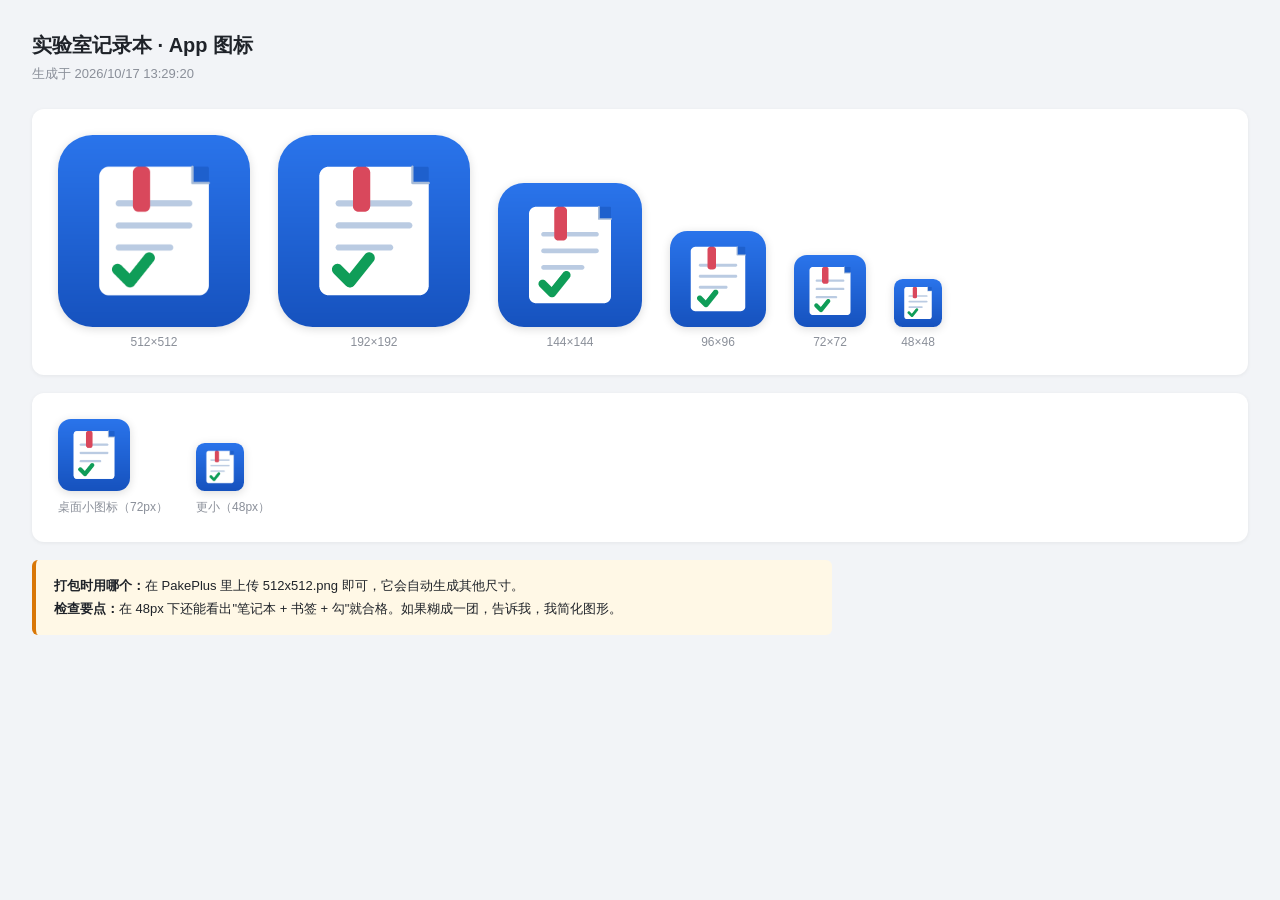
<file: scripts/www/icon/icon-preview.html>
<!DOCTYPE html><html lang="zh-CN"><head><meta charset="utf-8">
<title>实验室记录本 · 图标预览</title>
<style>
  body{font-family:"Microsoft YaHei",sans-serif;background:#f2f4f7;margin:0;padding:32px;color:#1f2329}
  h1{font-size:20px;margin:0 0 6px}
  .sub{color:#8a8f99;font-size:13px;margin-bottom:26px}
  .row{display:flex;flex-wrap:wrap;gap:28px;align-items:flex-end;background:#fff;padding:26px;
       border-radius:12px;margin-bottom:18px;box-shadow:0 1px 4px rgba(0,0,0,.06)}
  .item{text-align:center}
  .item img{display:block;border-radius:18%;box-shadow:0 2px 10px rgba(0,0,0,.14)}
  .item span{display:block;font-size:12px;color:#8a8f99;margin-top:8px}
  .note{background:#fff8e6;border-left:4px solid #d97706;padding:14px 18px;border-radius:6px;
        font-size:13px;line-height:1.8;max-width:760px}
</style></head><body>
<h1>实验室记录本 · App 图标</h1>
<div class="sub">生成于 2026/10/17 13:29:20</div>
<div class="row">
<div class="item"><img src="512x512.png" width="192" height="192" /><span>512×512</span></div>
<div class="item"><img src="192x192.png" width="192" height="192" /><span>192×192</span></div>
<div class="item"><img src="144x144.png" width="144" height="144" /><span>144×144</span></div>
<div class="item"><img src="96x96.png" width="96" height="96" /><span>96×96</span></div>
<div class="item"><img src="72x72.png" width="72" height="72" /><span>72×72</span></div>
<div class="item"><img src="48x48.png" width="48" height="48" /><span>48×48</span></div>
</div>
<div class="row">
  <div class="item"><img src="512x512.png" width="72" height="72" /><span>桌面小图标（72px）</span></div>
  <div class="item"><img src="512x512.png" width="48" height="48" /><span>更小（48px）</span></div>
</div>
<div class="note">
  <b>打包时用哪个：</b>在 PakePlus 里上传 <span class="mono">512x512.png</span> 即可，它会自动生成其他尺寸。<br>
  <b>检查要点：</b>在 48px 下还能看出"笔记本 + 书签 + 勾"就合格。如果糊成一团，告诉我，我简化图形。
</div>
</body></html>
</file>
